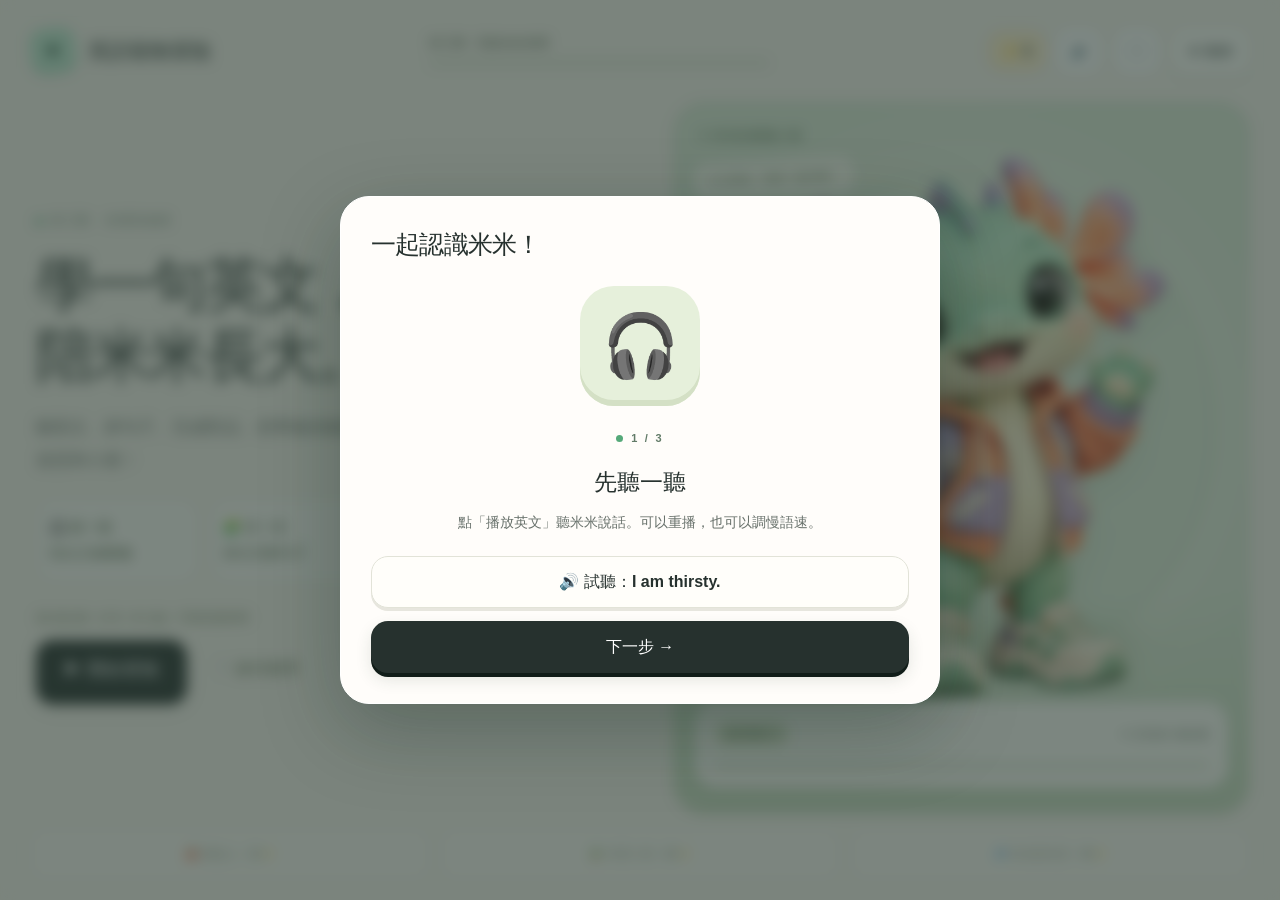
<file: index.html>
<!doctype html>
<html lang="zh-Hant-TW">
  <head>
    <meta charset="utf-8">
    <meta name="viewport" content="width=device-width, initial-scale=1, viewport-fit=cover">
    <meta name="theme-color" content="#f5f1e9">
    <meta name="description" content="陪伴可愛寵物完成第三關英語任務！聽英文、排句子、做選擇，在家也能獨立練習。適合國小五、六年級，免費、免登入。">
    <meta name="color-scheme" content="light">
    <title>英語寵物探險島 · 第三關</title>
    <link rel="icon" href="data:image/svg+xml,%3Csvg xmlns='http://www.w3.org/2000/svg' viewBox='0 0 64 64'%3E%3Crect width='64' height='64' rx='20' fill='%23bce9d4'/%3E%3Cpath d='M15 25 14 10 26 18M49 25 50 10 38 18' fill='%239173ce'/%3E%3Cellipse cx='32' cy='35' rx='23' ry='20' fill='%23a68ade'/%3E%3Ccircle cx='23' cy='32' r='3' fill='%232b3040'/%3E%3Ccircle cx='41' cy='32' r='3' fill='%232b3040'/%3E%3Cpath d='M27 42q5 5 10 0' stroke='%232b3040' stroke-width='3' fill='none' stroke-linecap='round'/%3E%3C/svg%3E">
    <link rel="stylesheet" href="styles.css">
    <script src="curriculum.js" defer></script>
    <script src="app.js" defer></script>
  </head>
  <body>
    <div id="app">
      <div class="boot-screen" role="status">
        <div class="boot-mark" aria-hidden="true">✦</div>
        <p class="eyebrow">第三關 · 英語寵物冒險</p>
        <h1>你的寵物探險島<br>正在準備中…</h1>
        <p>快好了！一起來完成今天的英語任務。</p>
        <span class="boot-dots" aria-label="載入中"><i></i><i></i><i></i></span>
      </div>
    </div>
    <noscript><div class="noscript-message">請開啟瀏覽器的 JavaScript，才能開始寵物英語冒險。</div></noscript>
  </body>
</html>
</file>
<file: styles.css>
@charset "UTF-8";
:root {
  --ink: #26312e;
  --muted: #68716b;
  --cream: #f7f4ed;
  --paper: #fffdfa;
  --mint: #bde9d1;
  --mint-light: #e4f2e8;
  --mint-dark: #267757;
  --coral: #f47859;
  --coral-dark: #bb482d;
  --lavender: #c5b7eb;
  --violet: #69539c;
  --line: #e2e3d8;
  --radius: 26px;
  --shadow: 0 8px 26px #344b3320;
  font-family: ui-rounded, "PingFang TC", "Noto Sans TC", "Microsoft JhengHei", -apple-system, BlinkMacSystemFont, "Segoe UI", sans-serif;
  color: var(--ink);
  background: var(--cream);
  font-synthesis: none;
  text-rendering: optimizeLegibility;
  -webkit-font-smoothing: antialiased;
}
* { box-sizing: border-box; }
html, body { margin: 0; width: 100%; min-height: 100%; }
body { min-height: 100vh; min-height: 100dvh; overflow-x: hidden; }
button, input, textarea, select { font: inherit; }
button, a, input, textarea, select { -webkit-tap-highlight-color: transparent; }
button { color: inherit; cursor: pointer; touch-action: manipulation; }
button:disabled { cursor: default; opacity: .5; box-shadow: none !important; }
button:focus-visible, a:focus-visible, input:focus-visible, textarea:focus-visible, select:focus-visible, [tabindex]:focus-visible { outline: 3px solid #51478f; outline-offset: 4px; }
button:disabled:focus-visible { outline: none; }
a { color: var(--mint-dark); }
h1, h2, h3, p { margin: 0; }
button svg, .icon svg { display: block; width: 22px; height: 22px; flex-shrink: 0; }
[hidden] { display: none !important; }
.sr-only { position: absolute; width: 1px; height: 1px; overflow: hidden; clip-path: inset(50%); white-space: nowrap; }
#app { min-height: 100dvh; }
.screen, .app-shell {
  width: min(100%, 1600px);
  min-height: 100vh;
  min-height: 100dvh;
  margin: 0 auto;
  padding: max(20px, env(safe-area-inset-top)) max(30px, env(safe-area-inset-right)) max(20px, env(safe-area-inset-bottom)) max(30px, env(safe-area-inset-left));
  display: flex;
  flex-direction: column;
  position: relative;
}
.topbar { display: flex; align-items: center; justify-content: space-between; gap: 22px; min-height: 62px; margin-bottom: 20px; flex-shrink: 0; }
.brand { display: flex; align-items: center; gap: 12px; font-weight: 900; letter-spacing: -.6px; font-size: 21px; line-height: 1.18; color: var(--ink); text-decoration: none; flex-shrink: 0; }
.brand small, .brand-subtitle { display: block; color: var(--muted); font-size: 10px; letter-spacing: 2.1px; line-height: 1.8; font-weight: 800; text-transform: uppercase; margin-top: 4px; }
.brand-icon { width: 46px; height: 46px; display: grid; place-items: center; color: #264c3b; background: var(--mint); border-radius: 15px; box-shadow: inset 0 -3px 0 #81b99850; font-size: 26px; transform: rotate(-6deg); }
.top-actions { display: flex; align-items: center; gap: 10px; flex-shrink: 0; }
.top-actions .button { min-height: 48px; padding: 10px 16px; border-radius: 15px; font-size: 14px; }
.status-chips { display: flex; align-items: center; gap: 9px; flex-wrap: wrap; }
.status-chip, .status-chips > span, .chip, .badge { display: inline-flex; align-items: center; justify-content: center; gap: 7px; min-height: 34px; padding: 7px 13px; border-radius: 999px; font-size: 13px; font-weight: 800; background: white; border: 1px solid var(--line); white-space: nowrap; }
.status-chip.energy, .status-chips .energy { background: #fff1ce; border-color: #ecdeb9; }
.status-chip.level, .status-chips .level { background: #ece4ff; border-color: #d9cfee; color: #604987; }
.button, .btn { min-height: 52px; min-width: 48px; display: inline-flex; justify-content: center; align-items: center; gap: 9px; border: 1px solid transparent; border-radius: 17px; padding: 12px 21px; font-size: 16px; font-weight: 800; line-height: 1.3; text-decoration: none; background: #ffffff; transition: transform .16s ease, background .16s ease, box-shadow .16s ease; }
.button-primary { background: var(--ink); color: #fff; box-shadow: 0 4px 0 #101c18, 0 7px 16px #273c3220; }
.button-primary:hover { background: #3b5146; }
.button-primary:active { transform: translateY(3px); box-shadow: 0 1px 0 #101c18; }
.button-coral, .button-start { background: var(--coral); color: #271c19; box-shadow: 0 4px 0 #cf5940, 0 7px 17px #ed74582b; }
.button-coral:hover, .button-start:hover { background: #ff896a; }
.button-secondary { border-color: var(--line); box-shadow: 0 3px 0 #e7e6de; background: #fffefa; }
.button-secondary:hover { background: #f0f7ee; }
.button-secondary:active { transform: translateY(2px); box-shadow: 0 1px 0 #e7e6de; }
.button-icon { padding: 10px; width: 48px; height: 48px; border: 1px solid var(--line); background: white; border-radius: 15px; font-size: 22px; }
.button-ghost { background: transparent; color: var(--muted); border-color: transparent; box-shadow: none; }
.button-ghost:hover { background: #e8e9df; color: var(--ink); }
.button-large { min-height: 60px; border-radius: 19px; padding: 16px 28px; font-size: 19px; }
.button-mint { background: var(--mint); border-color: #9bccaf; color: #244c38; box-shadow: 0 3px 0 #9bcbae; }
.button-danger { color: #a63c2c; background: #fff0ea; border-color: #efc1b1; }
.eyebrow { display: flex; align-items: center; gap: 8px; font-size: 11px; letter-spacing: 2.2px; font-weight: 900; line-height: 1.6; color: #627b68; text-transform: uppercase; }
.eyebrow::before { content: ""; width: 7px; height: 7px; border-radius: 50%; background: #55a979; flex-shrink: 0; }
.home-layout, .home-grid-layout { flex: 1; display: grid; grid-template-columns: 1.04fr 1fr; gap: 42px; align-items: stretch; min-height: 0; padding: 14px 0 24px; }
.hero-content, .home-panel { display: flex; flex-direction: column; align-items: flex-start; justify-content: center; gap: 24px; padding: 16px 8px 12px 6px; min-width: 0; }
.hero-content h1, .home-panel h1 { font-size: clamp(43px, 4.6vw, 74px); font-weight: 900; line-height: 1.2; letter-spacing: -2.8px; }
.hero-content h1 em, .hero-content h1 .accent, .home-panel h1 em { font-style: normal; color: var(--mint-dark); display: inline-block; position: relative; }
.hero-content h1 em::after, .hero-content h1 .accent::after { content: ""; background: #addac047; height: 14px; width: 100%; position: absolute; bottom: 5px; left: 0; z-index: -1; border-radius: 8px; transform: rotate(-1deg); }
.hero-description, .hero-content > p:not(.eyebrow), .home-panel > p:not(.eyebrow) { max-width: 490px; font-size: 17px; font-weight: 500; line-height: 1.9; color: var(--muted); }
.hero-description strong { color: var(--ink); font-weight: 800; }
.home-grid { display: grid; grid-template-columns: repeat(3, 1fr); gap: 11px; width: 100%; max-width: 510px; }
.home-grid > div, .feature-card { border: 1px solid #e2e3d6; background: #ffffff8c; border-radius: 19px; padding: 15px 12px; display: flex; flex-direction: column; gap: 7px; align-items: flex-start; }
.home-grid > div > span:first-child, .feature-icon { width: 35px; height: 35px; display: grid; place-items: center; background: #e0eddf; border-radius: 12px; font-size: 22px; }
.home-grid strong { font-size: 14px; font-weight: 900; }
.home-grid small, .home-grid p { font-size: 12px; color: var(--muted); line-height: 1.5; }
.start-card { display: flex; flex-wrap: wrap; gap: 12px; align-items: center; width: 100%; padding-top: 5px; }
.start-card > p, .start-note, .home-note { flex-basis: 100%; font-size: 12px; color: #687568; line-height: 1.8; display: flex; align-items: center; gap: 6px; }
.start-card .button-primary { min-height: 60px; font-size: 18px; padding-inline: 27px; }
.hero-footer { display: flex; align-items: center; gap: 10px; font-size: 12px; font-weight: 700; color: var(--muted); }
.pet-scene { position: relative; border-radius: 32px; overflow: hidden; isolation: isolate; display: flex; flex-direction: column; min-width: 0; min-height: 300px; background: #dbead7; box-shadow: inset 0 0 0 1px #c7d6c0, 0 5px 0 #ccd8c3; }
.pet-scene::before { content: ""; position: absolute; width: 87%; aspect-ratio: 1; left: 50%; top: 46%; transform: translate(-50%, -50%); border: 1px solid #b4c9ad; border-radius: 50%; background: radial-gradient(circle at 38% 27%, #fafff074, transparent 65%); box-shadow: 0 0 0 35px #f1f5e730, 0 0 0 72px #eff5e51a; z-index: -1; }
.pet-scene::after { content: ""; position: absolute; width: 100%; height: 31%; bottom: 0; left: 0; background: linear-gradient(0deg, #c9ddc1, #c9ddc100); z-index: -1; }
.hero-scene { min-height: 560px; }
.scene-label { display: flex; justify-content: space-between; gap: 12px; align-items: center; position: relative; z-index: 5; padding: 25px; font-size: 13px; font-weight: 800; color: #547151; }
.scene-label > span:last-child { font-size: 10px; letter-spacing: 1.6px; text-transform: uppercase; }
.scene-label .badge { background: #fbfff37a; border-color: #c4d8ba; color: #446441; }
.scene-caption, .stage-copy { position: relative; z-index: 5; text-align: center; padding: 22px 18px 0; }
.scene-caption h2, .stage-copy h2 { font-size: 23px; font-weight: 900; letter-spacing: -.7px; }
.scene-caption p, .stage-copy p { font-size: 13px; color: #52714f; line-height: 1.8; margin-top: 7px; }
.pet-image { position: absolute; width: 93%; height: 68%; max-width: 520px; left: 50%; top: 49%; transform: translate(-50%, -50%); object-fit: contain; object-position: center; z-index: 2; pointer-events: none; filter: drop-shadow(0 20px 14px #658a6a20); transition: filter .4s, width .5s; }
.hero-scene .pet-image { width: 102%; height: 79%; top: 46%; max-width: 610px; }
.pet-scene[data-growth="2"] .pet-image, .pet-stage[data-growth="2"] .pet-image { width: 98%; filter: drop-shadow(0 20px 16px #62796d36) saturate(1.09); }
.pet-scene[data-growth="3"] .pet-image, .pet-stage[data-growth="3"] .pet-image { width: 108%; filter: drop-shadow(0 24px 17px #75639a36) saturate(1.18); }
.pet-scene[data-growth="3"] { background: #e1dcf1; box-shadow: inset 0 0 0 1px #cfc5e6, 0 5px 0 #cbc1e0; }
.pet-scene[data-growth="3"]::after { background: linear-gradient(0deg, #cdc2e9, transparent); }
.pet-scene[data-outfit="coral"] .pet-image, .pet-stage[data-outfit="coral"] .pet-image { filter: drop-shadow(0 20px 15px #8d655334) hue-rotate(30deg); }
.pet-scene[data-outfit="purple"] .pet-image, .pet-stage[data-outfit="purple"] .pet-image { filter: drop-shadow(0 20px 15px #79638d34) hue-rotate(155deg); }
.pet-shadow, .pet-podium { position: absolute; bottom: 20%; left: 50%; width: 62%; height: 7%; background: #708d5c35; filter: blur(12px); border-radius: 50%; transform: translateX(-50%); z-index: 0; }
.scene-accessories { pointer-events: none; position: absolute; inset: 0; z-index: 3; }
.scene-decoration { position: absolute; min-width: 44px; min-height: 44px; display: grid; place-items: center; border-radius: 16px; font-size: 31px; filter: drop-shadow(0 6px 2px #74916a2a); }
.scene-decoration:nth-child(1) { bottom: 26%; left: 6%; transform: rotate(-12deg); }
.scene-decoration:nth-child(2) { bottom: 24%; right: 7%; transform: rotate(10deg); }
.scene-decoration:nth-child(3) { top: 25%; right: 10%; transform: rotate(7deg); }
.outfit-accessory { position: absolute; top: 21%; right: 18%; display: grid; place-items: center; min-height: 49px; min-width: 49px; background: #ffffffbf; border-radius: 17px; border: 2px solid #fff; transform: rotate(10deg); box-shadow: 0 6px 9px #5c816630; font-size: 30px; }
.pet-action-icon { position: absolute; top: 42%; left: 70%; font-size: 55px; z-index: 4; filter: drop-shadow(0 6px 5px #46644327); animation: action-pop 1.4s ease both; }
.pet-stats { position: relative; z-index: 5; margin: auto 22px 22px; padding: 17px 18px; background: #fffdfaeb; border: 1px solid #ffffff; border-radius: 21px; box-shadow: 0 6px 16px #66865b17; display: flex; align-items: center; gap: 14px; flex-wrap: wrap; }
.pet-stats .stat { display: flex; flex-direction: column; gap: 4px; }
.pet-stats strong { font-size: 15px; font-weight: 900; }
.pet-stats small, .pet-stats span { font-size: 12px; line-height: 1.5; color: #60705d; }
.pet-stats > .growth-meter { flex: 1; min-width: 130px; }
.growth-meter { position: relative; display: block; height: 9px; background: #e3eadc; border-radius: 99px; overflow: hidden; }
.growth-meter > span, .growth-meter > i, .growth-fill { display: block; height: 100%; background: #65a578; border-radius: inherit; transition: width .4s; }
.growth-label { display: flex; justify-content: space-between; font-size: 11px; color: #60735b; font-weight: 700; margin-top: 6px; }
.speech-bubble { position: absolute; z-index: 4; left: 50%; top: 19%; transform: translateX(-50%); background: #fffefa; border: 1px solid #baceb3; border-radius: 18px; padding: 10px 16px; color: #3e5740; font-size: 14px; font-weight: 800; max-width: 85%; white-space: normal; text-align: center; box-shadow: 0 5px 0 #91aa8120; }
.speech-bubble::after { content: ""; width: 13px; height: 13px; background: #fffefa; transform: rotate(45deg); position: absolute; bottom: -7px; left: calc(50% - 6px); border-right: 1px solid #baceb3; border-bottom: 1px solid #baceb3; }
.scene-floating-tag, .floating-tag { position: absolute; background: #fffef4e8; border: 1px solid white; border-radius: 17px; box-shadow: 0 5px 11px #6a7d5530; padding: 11px 15px; color: #42583e; font-size: 12px; font-weight: 800; z-index: 3; }
.scene-floating-tag:first-of-type { top: 30%; left: 5%; transform: rotate(-8deg); }
.scene-floating-tag:last-of-type { top: 34%; right: 4%; transform: rotate(8deg); }
.game-screen, body[data-stage="playing"] > #app > .app-shell { height: 100vh; height: 100dvh; min-height: 520px; overflow: hidden; }
.game-screen .topbar { margin-bottom: 16px; }
.mission-progress { flex: 1; max-width: 340px; margin-inline: auto; }
.progress-label { display: flex; align-items: center; justify-content: space-between; gap: 8px; font-size: 12px; font-weight: 800; margin-bottom: 7px; color: #576750; }
.progress-track { height: 8px; border-radius: 999px; background: #e2e7d8; overflow: hidden; }
.progress-fill { height: 100%; border-radius: inherit; background: #68a77a; transition: width .35s ease; }
.game-layout, .stage-grid { flex: 1; display: grid; grid-template-columns: .88fr 1.12fr; gap: 22px; min-height: 0; }
.game-layout .pet-scene, .stage-grid .pet-scene { min-height: 0; }
.game-layout .scene-caption, .stage-grid .stage-copy { padding-top: 19px; }
.game-layout .pet-image { top: 47%; height: 64%; }
.game-layout .pet-stats { margin: auto 17px 17px; padding: 14px; gap: 9px; }
.question-panel, .mission-panel { display: flex; flex-direction: column; min-width: 0; min-height: 0; background: var(--paper); border: 1px solid #e3e1d7; border-radius: 28px; padding: 25px 26px 23px; box-shadow: 0 5px 0 #e9e7de; position: relative; }
.mission-meta { display: flex; align-items: center; justify-content: space-between; gap: 9px; font-size: 12px; font-weight: 800; color: #737767; margin-bottom: 13px; }
.mission-meta .badge { background: #f0edfb; color: #6b5394; border: 0; font-size: 11px; min-height: 28px; padding: 5px 11px; }
.mission-meta > span:first-child { letter-spacing: .5px; }
.question-copy { font-weight: 900; font-size: clamp(23px, 2.3vw, 33px); line-height: 1.45; letter-spacing: -.8px; margin-bottom: 10px; }
.question-copy strong, .question-copy .english { display: block; font-family: ui-rounded, -apple-system, BlinkMacSystemFont, "Segoe UI", sans-serif; letter-spacing: -.6px; font-size: 1.14em; margin-top: 7px; color: #344638; }
.question-copy p, .question-subtitle { margin-top: 6px; font-size: 14px; font-weight: 500; letter-spacing: 0; color: var(--muted); line-height: 1.7; }
.audio-row { display: flex; align-items: center; gap: 9px; margin: 2px 0 18px; flex-shrink: 0; }
.audio-row .button { min-height: 48px; padding: 10px 16px; font-size: 14px; border-radius: 15px; }
.audio-row select { min-height: 48px; border-radius: 13px; border: 1px solid #dbe1d5; padding: 9px 11px; color: #586451; background: #f6f8f1; font-size: 12px; font-weight: 700; max-width: 140px; }
.audio-row label { color: #6d7864; font-size: 11px; }
.audio-indicator { margin-left: auto; font-size: 11px; color: #708065; }
.choices, .answers-grid { display: grid; grid-template-columns: repeat(2, minmax(0, 1fr)); gap: 12px; min-height: 0; }
.choice-button, .answer-card { appearance: none; position: relative; display: flex; flex-direction: column; align-items: center; justify-content: center; gap: 9px; min-width: 0; min-height: 106px; padding: 14px 12px; border: 1.5px solid #e0e2d6; border-bottom-width: 4px; border-radius: 19px; background: #fbfcf6; color: #3b4939; font-weight: 800; font-size: 15px; line-height: 1.5; text-align: center; overflow-wrap: anywhere; transition: background .15s, border-color .15s, transform .15s; }
.choice-button:hover, .answer-card:hover { background: #eaf4e5; border-color: #a8c499; transform: translateY(-2px); }
.choice-button:active, .answer-card:active { transform: translateY(2px); border-bottom-width: 2px; }
.choice-button .choice-icon, .answer-icon { display: flex; justify-content: center; align-items: center; min-height: 43px; font-size: 36px; line-height: 1.1; filter: drop-shadow(0 3px 1px #52684913); }
.choice-button img { width: 54px; height: 54px; object-fit: contain; }
.choice-button small, .answer-card small { font-size: 12px; font-weight: 600; color: #74816d; }
.choice-button .choice-label { font-size: 15px; }
.choice-button.is-correct, .choice-button.correct, .answer-card.is-correct, .answer-card.correct { background: #dff1dc; border-color: #71ac6c; color: #316135; }
.choice-button.is-wrong, .choice-button.wrong, .answer-card.is-wrong, .answer-card.wrong { background: #fff0e8; border-color: #eea790; animation: choice-shake .3s ease; }
.choice-button[aria-pressed="true"] { background: #e1ede0; border-color: #91b37d; }
.choice-button:disabled, .answer-card:disabled { opacity: .85; }
.choice-button:disabled:hover, .answer-card:disabled:hover { transform: none; }
.sentence-slots { display: flex; align-items: center; align-content: center; justify-content: flex-start; flex-wrap: wrap; gap: 8px; min-height: 94px; padding: 15px; margin: 0 0 15px; background: #f1f3e8; border: 1.5px dashed #bfcbb2; border-radius: 19px; }
.sentence-slots:empty::before { content: "點選下方單字，幫寵物說一句英文。"; color: #7a876f; font-size: 14px; line-height: 1.7; }
.sentence-slots .empty-label, .sentence-placeholder { color: #76876c; font-size: 13px; line-height: 1.7; }
.word-bank { display: flex; align-items: center; justify-content: flex-start; flex-wrap: wrap; gap: 9px; padding: 2px 0 5px; }
.word-chip { min-height: 48px; min-width: 48px; padding: 11px 17px; font-size: 17px; font-weight: 800; background: #fff; border: 1px solid #cdd7c4; border-bottom-width: 3px; color: #374c31; border-radius: 12px; transition: transform .15s, background .15s; }
.word-chip:hover { background: #e5f1df; transform: translateY(-1px); }
.word-chip:disabled { opacity: .35; }
.sentence-slots .word-chip { border-color: #b8cea7; background: #dfedd7; }
.sentence-controls { display: flex; gap: 9px; margin-top: 10px; }
.sentence-controls .button { font-size: 13px; min-height: 48px; padding: 10px 13px; }
.feedback { display: flex; align-items: flex-start; gap: 10px; padding: 13px 15px; border-radius: 15px; font-size: 14px; line-height: 1.65; margin-top: 15px; background: #f4f3ec; color: #5d6954; min-height: 51px; font-weight: 600; }
.feedback strong { font-weight: 900; }
.feedback[data-tone="correct"], .feedback.correct, .feedback.success { background: #e4f3dc; color: #38652f; border: 1px solid #cfdfc0; }
.feedback[data-tone="incorrect"], .feedback.incorrect, .feedback.warning, .feedback.error { background: #fff0e4; color: #92563b; border: 1px solid #f0dccb; }
.feedback[data-tone="hint"], .feedback.hint { background: #f0ebfc; color: #6a5395; }
.feedback:empty { visibility: hidden; padding: 0; min-height: 0; margin: 0; }
.mission-actions { display: flex; justify-content: space-between; gap: 10px; margin-top: auto; padding-top: 17px; flex-shrink: 0; }
.mission-actions .button { min-height: 49px; font-size: 15px; padding: 11px 17px; }
.mission-actions .button-primary { margin-left: auto; min-width: 140px; }
.rewards-strip { display: flex; align-items: stretch; gap: 10px; padding: 14px 0 0; }
.reward-card { display: flex; gap: 8px; align-items: center; flex: 1; min-width: 0; padding: 10px 12px; background: #ffffffa0; border: 1px solid #e0e2d5; border-radius: 15px; color: #526445; font-size: 12px; font-weight: 700; line-height: 1.5; }
.reward-card > span { font-size: 26px; flex-shrink: 0; }
.reward-card small { display: block; color: #7b8970; font-size: 10px; font-weight: 500; }
.reward-card.locked { opacity: .55; filter: grayscale(.3); }
.reward-card.unlocked { border-color: #95b78a; background: #edf6e7; }
.portrait-hint { display: none; }
.modal-backdrop { position: fixed; inset: 0; z-index: 100; display: grid; place-items: center; padding: max(18px, env(safe-area-inset-top)) 20px max(18px, env(safe-area-inset-bottom)); background: #283a3299; backdrop-filter: blur(7px); -webkit-backdrop-filter: blur(7px); }
.modal, .modal-card { position: relative; width: min(100%, 600px); max-height: calc(100vh - 40px); max-height: calc(100dvh - 40px); overflow-y: auto; overscroll-behavior: contain; -webkit-overflow-scrolling: touch; border-radius: 29px; background: var(--paper); border: 1px solid #fff; padding: 30px; box-shadow: 0 25px 80px #0a23134a; }
.modal h2, .modal-card h2 { font-size: 25px; line-height: 1.4; font-weight: 900; letter-spacing: -.8px; padding-right: 34px; }
.modal h3 { font-size: 17px; font-weight: 900; margin: 20px 0 10px; }
.modal > p, .modal-card > p { font-size: 14px; color: var(--muted); line-height: 1.8; margin: 12px 0 21px; }
.modal-close { position: absolute; right: 18px; top: 18px; }
.modal-actions { display: flex; flex-wrap: wrap; justify-content: flex-end; gap: 10px; margin-top: 25px; }
.modal-actions .button { min-height: 50px; }
.tutorial-steps { display: grid; gap: 13px; margin: 21px 0; }
.tutorial-step { display: flex; align-items: center; gap: 14px; background: #f0f4e9; border: 1px solid #e1e7d6; padding: 16px; border-radius: 19px; }
.tutorial-step > span, .tutorial-icon { display: grid; place-items: center; font-size: 31px; width: 53px; height: 53px; flex-shrink: 0; background: #ffffff; border-radius: 16px; box-shadow: 0 3px 0 #d5dfc9; }
.tutorial-step strong { display: block; font-size: 15px; margin-bottom: 4px; }
.tutorial-step p { font-size: 13px; line-height: 1.7; color: #718063; }
.teacher-modal, .modal.teacher { width: min(100%, 900px); }
.teacher-grid { display: grid; grid-template-columns: repeat(2, minmax(0, 1fr)); gap: 18px; }
.form-field { display: flex; flex-direction: column; gap: 8px; margin: 14px 0; }
.form-field.full-width, .teacher-grid .wide { grid-column: 1/-1; }
.form-field label { font-size: 14px; font-weight: 800; color: #4c5d43; }
.form-field input, .form-field select, .form-field textarea, .modal textarea, .modal input[type="number"] { width: 100%; min-height: 48px; border: 1px solid #ccd8c4; border-radius: 13px; color: #3f5037; background: #fcfff8; padding: 11px 13px; font-size: 14px; line-height: 1.6; }
.form-field textarea, .modal textarea { resize: vertical; min-height: 240px; font-family: ui-monospace, "SFMono-Regular", Consolas, monospace; font-size: 12px; }
.form-field small { color: #77826b; line-height: 1.7; font-size: 12px; }
.field-error, .validation-error { background: #fff0e8; color: #9f462e; border: 1px solid #f0c7b7; border-radius: 13px; padding: 12px 15px; line-height: 1.8; font-size: 13px; margin: 13px 0; }
.field-success, .validation-success { background: #e5f2dd; color: #4d713a; border-radius: 13px; padding: 12px 15px; line-height: 1.8; font-size: 13px; margin: 13px 0; }
.lesson-table { width: 100%; border-collapse: collapse; font-size: 13px; line-height: 1.6; margin-top: 12px; }
.lesson-table th { text-align: left; color: #60704f; background: #eef3e7; padding: 11px 12px; font-size: 12px; }
.lesson-table td { padding: 11px 12px; border-bottom: 1px solid #e3e8da; }
.lesson-table td:first-child { font-weight: 700; }
.teacher-note, .info-note { border-radius: 14px; background: #f3effc; color: #735d97; padding: 14px 16px; font-size: 12px; line-height: 1.8; margin: 13px 0; }
.completion-screen { align-items: center; }
.completion-screen .topbar { width: 100%; }
.completion-card { width: min(100%, 850px); position: relative; background: #fffdf8; border: 1px solid #e4e1d5; border-radius: 31px; padding: 31px 38px; text-align: center; box-shadow: 0 6px 0 #e7e5da; overflow: hidden; }
.completion-card::before { content: ""; position: absolute; top: -120px; right: -120px; width: 250px; height: 250px; background: #d5edc850; border-radius: 50%; pointer-events: none; }
.completion-card > .eyebrow { justify-content: center; }
.completion-card h1 { font-size: 35px; font-weight: 900; margin: 12px 0; letter-spacing: -1px; }
.completion-card > p { color: #708064; font-size: 14px; line-height: 1.8; }
.completion-mascot { width: 125px; height: 125px; object-fit: contain; margin: 0 auto; display: block; filter: drop-shadow(0 10px 8px #7696602c); }
.completion-stats { display: grid; grid-template-columns: repeat(3, 1fr); gap: 12px; margin: 23px 0; }
.completion-stats > div { background: #f0f5e9; border-radius: 19px; border: 1px solid #e0e8d7; padding: 17px 10px; }
.completion-stats strong { display: block; font-size: 26px; font-weight: 900; color: #49643a; }
.completion-stats small, .completion-stats span { display: block; margin-top: 5px; font-size: 12px; color: #788668; }
.review-list { display: grid; grid-template-columns: repeat(2, minmax(0, 1fr)); gap: 10px; text-align: left; margin: 15px 0 22px; }
.review-list > div, .review-item { display: flex; gap: 9px; align-items: center; background: #fbf8ef; border: 1px solid #e9e4d6; border-radius: 13px; padding: 11px 13px; min-width: 0; }
.review-list strong { font-size: 13px; line-height: 1.6; display: block; }
.review-list small { display: block; color: #7b8571; font-size: 11px; line-height: 1.6; }
.review-list .button-icon { width: 48px; height: 48px; flex-shrink: 0; }
.completion-actions { display: flex; justify-content: center; flex-wrap: wrap; gap: 11px; margin-top: 22px; }
.completion-footer { font-size: 11px !important; color: #8c957d !important; margin-top: 19px !important; }
.toast { position: fixed; z-index: 200; left: 50%; bottom: max(25px, env(safe-area-inset-bottom)); transform: translateX(-50%); width: max-content; max-width: calc(100vw - 32px); background: #263c32; color: white; border-radius: 16px; padding: 14px 22px; box-shadow: 0 8px 30px #263c323c; font-size: 14px; line-height: 1.6; text-align: center; animation: toast-enter .2s ease-out; }
.boot-screen { min-height: 100vh; min-height: 100dvh; display: flex; align-items: center; justify-content: center; flex-direction: column; gap: 22px; padding: 28px; text-align: center; background: radial-gradient(ellipse at 50% 45%, #e1efdc, transparent 55%); }
.boot-screen h1 { font-size: clamp(27px, 4vw, 44px); line-height: 1.4; font-weight: 900; }
.boot-screen > p:last-of-type { color: #64745d; font-size: 14px; line-height: 1.8; }
.boot-mark { display: grid; place-items: center; width: 84px; height: 84px; color: #fffef0; font-size: 56px; background: #9abeb1; border-radius: 27px; box-shadow: inset 0 -6px 0 #769e8d; transform: rotate(-9deg); }
.boot-dots { display: flex; gap: 7px; }
.boot-dots i { width: 7px; height: 7px; background: #809976; border-radius: 50%; animation: dot-pulse 1.2s infinite; }
.boot-dots i:nth-child(2) { animation-delay: .15s; }
.boot-dots i:nth-child(3) { animation-delay: .3s; }
.noscript-message { position: fixed; left: 15px; right: 15px; bottom: 20px; background: #fff0e5; color: #985039; padding: 16px; border-radius: 17px; border: 1px solid #e6beac; text-align: center; }
.is-happy .pet-image, .pet-image.is-happy, .pet-scene.happy .pet-image { animation: pet-jump .85s ease 2; }
.is-waving .pet-image, .pet-image.is-waving, .pet-scene.wave .pet-image { animation: pet-wave 1s ease 2; }
.is-eating .pet-image, .pet-image.is-eating, .pet-scene.eat .pet-image { animation: pet-eat .6s ease 3; }
.confetti { pointer-events: none; position: absolute; inset: 0; z-index: 7; overflow: hidden; }
.confetti i { position: absolute; width: 8px; height: 15px; border-radius: 2px; top: -10%; animation: confetti-fall 2s ease-in forwards; }
@keyframes pet-jump { 0%,100% { transform: translate(-50%,-50%); } 25% { transform: translate(-50%,-59%) rotate(-4deg); } 50% { transform: translate(-50%,-50%) scale(1.03,.97); } 75% { transform: translate(-50%,-54%) rotate(3deg); } }
@keyframes pet-wave { 0%,100% { transform: translate(-50%,-50%) rotate(0deg); } 25% { transform: translate(-50%,-50%) rotate(-5deg); } 75% { transform: translate(-50%,-50%) rotate(5deg); } }
@keyframes pet-eat { 0%,100% { transform: translate(-50%,-50%) scale(1); } 50% { transform: translate(-50%,-48%) scale(1.04,.97); } }
@keyframes action-pop { 0% { transform: scale(.5) rotate(-12deg); opacity: 0; } 20% { transform: scale(1.1) rotate(6deg); opacity: 1; } 80% { opacity: 1; } 100% { transform: translateY(-30px) scale(.9); opacity: 0; } }
@keyframes choice-shake { 0%,100% { transform: translateX(0); } 25% { transform: translateX(-4px); } 75% { transform: translateX(4px); } }
@keyframes dot-pulse { 0%,100% { opacity: .35; transform: translateY(0); } 50% { opacity: 1; transform: translateY(-3px); } }
@keyframes toast-enter { from { opacity: 0; transform: translate(-50%, 8px); } to { opacity: 1; transform: translate(-50%, 0); } }
@keyframes confetti-fall { to { top: 110%; transform: rotate(480deg); } }
@media (min-width: 1400px) {
  .screen, .app-shell { padding-inline: 48px; }
  .home-layout { gap: 62px; }
  .question-panel { padding: 30px 36px; }
  .choice-button { min-height: 133px; font-size: 17px; }
}
@media (max-width: 1100px) {
  .screen, .app-shell { padding: max(17px, env(safe-area-inset-top)) max(22px, env(safe-area-inset-right)) max(17px, env(safe-area-inset-bottom)) max(22px, env(safe-area-inset-left)); }
  .topbar { gap: 12px; margin-bottom: 16px; min-height: 53px; }
  .brand { font-size: 18px; gap: 9px; }
  .brand-icon { width: 41px; height: 41px; border-radius: 13px; font-size: 23px; }
  .brand small { font-size: 8px; letter-spacing: 1.5px; }
  .top-actions { gap: 7px; }
  .top-actions .button { padding: 10px 12px; font-size: 12px; }
  .home-layout { gap: 25px; padding-top: 8px; }
  .hero-content { gap: 21px; }
  .hero-content h1 { font-size: 50px; letter-spacing: -2px; }
  .hero-description, .hero-content > p:not(.eyebrow) { font-size: 15px; }
  .home-grid { gap: 8px; }
  .home-grid > div { padding: 12px 10px; }
  .home-grid strong { font-size: 13px; }
  .home-grid small { font-size: 11px; }
  .hero-scene { min-height: 490px; }
  .game-layout { gap: 17px; grid-template-columns: .85fr 1.15fr; }
  .question-panel { padding: 20px; border-radius: 24px; }
  .question-copy { font-size: 25px; }
  .mission-meta { margin-bottom: 11px; }
  .audio-row { margin-bottom: 14px; }
  .choices { gap: 10px; }
  .choice-button { min-height: 103px; padding: 11px; font-size: 14px; }
  .choice-button .choice-icon, .answer-icon { font-size: 32px; min-height: 35px; }
  .pet-stats { margin-inline: 15px; padding: 13px; }
  .scene-label { padding: 19px; }
  .mission-progress { max-width: 245px; }
  .status-chip, .status-chips > span { padding-inline: 10px; font-size: 12px; }
  .rewards-strip { gap: 7px; }
  .reward-card { padding: 8px; font-size: 11px; }
}
@media (max-height: 700px) and (orientation: landscape) {
  .screen, .app-shell { padding-top: 13px; padding-bottom: 13px; }
  .topbar { min-height: 48px; margin-bottom: 11px; }
  .game-screen .topbar { margin-bottom: 10px; }
  .home-layout { padding-top: 0; padding-bottom: 8px; gap: 24px; }
  .hero-content { gap: 15px; padding-top: 5px; padding-bottom: 0; }
  .hero-content h1 { font-size: clamp(36px, 4.9vw, 59px); line-height: 1.13; }
  .hero-description { line-height: 1.7; }
  .home-grid > div { padding: 10px; gap: 5px; }
  .home-grid > div > span:first-child { width: 30px; height: 30px; font-size: 20px; }
  .hero-scene { min-height: 410px; }
  .start-card .button-primary { min-height: 54px; font-size: 16px; }
  .start-note { font-size: 11px !important; }
  .question-panel { padding: 17px 19px; }
  .question-copy { font-size: 22px; margin-bottom: 6px; line-height: 1.35; }
  .question-copy strong { margin-top: 5px; }
  .question-copy p { font-size: 12px; line-height: 1.5; }
  .mission-meta { margin-bottom: 7px; }
  .audio-row { margin: 2px 0 11px; }
  .audio-row .button { padding: 9px 13px; }
  .choice-button { min-height: 86px; padding: 8px 9px; gap: 4px; }
  .choice-button .choice-icon, .answer-icon { font-size: 28px; min-height: 30px; }
  .sentence-slots { min-height: 75px; margin-bottom: 10px; padding: 10px; gap: 6px; }
  .word-bank { gap: 7px; }
  .word-chip { padding: 10px 13px; font-size: 15px; }
  .feedback { margin-top: 10px; padding: 9px 12px; font-size: 12px; line-height: 1.5; min-height: 38px; }
  .mission-actions { padding-top: 11px; }
  .mission-actions .button { font-size: 13px; padding: 10px 14px; }
  .scene-caption h2, .stage-copy h2 { font-size: 20px; }
  .scene-caption p, .stage-copy p { font-size: 11px; }
  .pet-stats { padding: 11px 12px !important; margin-bottom: 13px !important; }
  .pet-stats strong { font-size: 13px; }
  .pet-stats small { font-size: 10px; }
  .rewards-strip { padding-top: 9px; }
  .reward-card { padding: 7px; font-size: 10px; }
  .reward-card > span { font-size: 22px; }
  .scene-label { padding: 15px; font-size: 11px; }
}
@media (max-width: 760px) {
  .screen, .app-shell { padding-inline: max(16px, env(safe-area-inset-right)); }
  .brand { font-size: 16px; }
  .brand-icon { width: 38px; height: 38px; font-size: 21px; }
  .brand small { font-size: 7px; letter-spacing: 1px; }
  .top-actions .button { padding: 10px; }
  .top-actions .button .button-label { display: none; }
  .home-layout { grid-template-columns: 1fr; gap: 20px; padding: 6px 0 12px; }
  .hero-content { padding: 4px 1px; gap: 19px; }
  .hero-content h1 { font-size: clamp(42px, 9.8vw, 65px); line-height: 1.19; letter-spacing: -1.8px; }
  .hero-content .eyebrow { font-size: 10px; }
  .hero-description { font-size: 15px; }
  .hero-scene { min-height: 400px; }
  .hero-scene .pet-image { height: 90%; top: 43%; }
  .home-grid { max-width: none; }
  .start-card .button { flex: 1; }
  .start-card .button-primary { min-width: 180px; }
  .start-card .button-secondary { min-width: 130px; }
  .home-grid > div { padding: 13px 10px; }
  .game-screen, body[data-stage="playing"] > #app > .app-shell { height: auto; min-height: 100dvh; overflow: visible; }
  .game-screen .topbar { flex-wrap: wrap; gap: 9px; margin-bottom: 11px; }
  .mission-progress { order: 3; flex-basis: 100%; max-width: none; margin: 0; }
  .game-layout, .stage-grid { grid-template-columns: 1fr; gap: 17px; }
  .game-layout .pet-scene { min-height: 270px; }
  .game-layout .pet-image { width: 67%; height: 96%; top: 45%; }
  .game-layout .scene-caption { text-align: left; padding: 16px; width: 48%; }
  .game-layout .scene-caption h2 { font-size: 18px; }
  .game-layout .scene-caption p { font-size: 11px; }
  .game-layout .pet-stats { width: 44%; margin: auto 13px 13px; padding: 10px; }
  .game-layout .pet-stats strong { font-size: 12px; }
  .game-layout .pet-stats > .growth-meter { min-width: 80px; }
  .game-layout .pet-image { left: 66%; }
  .game-layout .speech-bubble { left: 65%; top: 10%; font-size: 12px; max-width: 55%; padding: 8px 13px; }
  .game-layout .scene-label { padding: 15px; }
  .game-layout .scene-decoration { font-size: 22px; min-width: 35px; min-height: 35px; }
  .game-layout .scene-decoration:nth-child(1) { left: 50%; bottom: 12%; }
  .game-layout .scene-decoration:nth-child(2) { right: 7%; bottom: 12%; }
  .question-panel { padding: 21px 18px; }
  .question-copy { font-size: 25px; }
  .question-copy strong { font-size: 1.03em; }
  .choice-button { min-height: 110px; font-size: 14px; }
  .feedback { font-size: 13px; }
  .mission-actions { margin-top: 13px; }
  .portrait-hint { display: flex; justify-content: center; align-items: center; gap: 8px; margin: 0 0 12px; padding: 9px 11px; font-size: 11px; font-weight: 800; color: #746191; background: #eee7f8; border-radius: 12px; line-height: 1.6; text-align: center; }
  .portrait-hint .rotate-icon { font-size: 23px; }
  .teacher-grid { grid-template-columns: 1fr; gap: 0; }
  .modal { padding: 25px 21px; border-radius: 24px; }
  .modal h2 { font-size: 22px; }
  .modal-actions .button { flex: 1; min-width: 115px; }
  .completion-card { padding: 28px 20px; }
  .completion-card h1 { font-size: 29px; }
  .completion-stats { gap: 8px; }
  .completion-stats > div { padding: 14px 7px; }
  .completion-stats strong { font-size: 23px; }
  .completion-stats small { font-size: 10px; }
  .review-list { grid-template-columns: 1fr; }
  .completion-actions .button { flex: 1; min-width: 145px; }
}
@media (orientation: portrait) and (min-width: 761px) {
  .portrait-hint { display: flex; align-items: center; justify-content: center; gap: 9px; margin-bottom: 16px; padding: 11px; border-radius: 14px; background: #eee7f7; color: #75618f; font-size: 13px; font-weight: 700; }
  .home-layout { grid-template-columns: 1fr 1fr; gap: 22px; align-items: center; }
  .hero-content h1 { font-size: 47px; }
  .hero-scene { min-height: 540px; }
  .home-grid { grid-template-columns: 1fr; }
  .home-grid > div { flex-direction: row; align-items: center; }
  .home-grid small { margin-left: auto; }
  .game-screen { height: 100dvh; }
  .game-layout { grid-template-columns: .8fr 1.2fr; gap: 16px; }
  .question-panel { padding: 21px 18px; }
  .question-copy { font-size: 23px; }
  .choice-button { min-height: 125px; }
  .audio-row { flex-wrap: wrap; }
  .game-layout .pet-image { height: 53%; }
}
@media (max-width: 600px) and (orientation: landscape) {
  .game-screen { height: auto; min-height: 100dvh; }
  .home-layout { grid-template-columns: 1fr 1fr; }
  .hero-content h1 { font-size: 33px; }
  .home-grid { display: none; }
  .hero-scene { min-height: 340px; }
  .hero-description { font-size: 13px; }
  .game-layout { grid-template-columns: .72fr 1.28fr; }
  .game-layout .pet-scene { min-height: 350px; }
  .game-layout .pet-image { width: 100%; height: 63%; left: 50%; }
  .game-layout .scene-caption { text-align: center; width: 100%; }
  .game-layout .pet-stats { width: auto; }
  .game-layout .speech-bubble { left: 50%; max-width: 90%; }
}
@media (prefers-reduced-motion: reduce) {
  *, *::before, *::after { scroll-behavior: auto !important; animation-duration: .01ms !important; animation-iteration-count: 1 !important; transition-duration: .01ms !important; }
}
@media print {
  body { background: white; }
  .topbar, .portrait-hint, .completion-actions, .toast, .modal-backdrop { display: none !important; }
  .completion-card { box-shadow: none; border-color: #ddd; width: 100%; break-inside: avoid; }
  .screen { padding: 0; }
}
/* The shell owns the viewport; inner screens share its header and spacing. */
.app-shell > .screen { width: 100%; min-height: 0; height: auto; margin: 0; padding: 0; flex: 1; }
body[data-stage="playing"] #app > .app-shell { height: 100vh; height: 100dvh; min-height: 520px; overflow: hidden; }
.app-shell > .game-screen { min-height: 0; height: auto; overflow: hidden; }
.app-shell > .home-screen .home-layout { padding-top: 10px; }
.hero-content h1 { white-space: pre-line; }
.feature-card { white-space: pre-line; font-size: 14px; font-weight: 800; line-height: 1.9; color: #56684b; }
.session-summary { flex-basis: 100%; font-size: 12px; color: #738064; line-height: 1.6; font-weight: 600; }
.button-link { background: transparent; color: #68775b; box-shadow: none; padding-inline: 11px; }
.button-link:hover { background: #eaf0e2; }
.energy-chip { display: inline-flex; align-items: center; justify-content: center; min-height: 40px; padding: 8px 13px; background: #fff0cd; border: 1px solid #ebddba; border-radius: 14px; font-size: 14px; font-weight: 900; }
.question-title { font-size: clamp(24px, 2.55vw, 34px); line-height: 1.35; font-weight: 900; letter-spacing: -.8px; margin-bottom: 9px; }
.question-panel > .question-copy { font-size: 14px; font-weight: 500; color: #708064; line-height: 1.8; letter-spacing: 0; margin-bottom: 12px; }
.question-panel[data-type="order"] > .question-copy { font-size: 24px; font-weight: 800; color: #4c6442; margin-bottom: 13px; }
.choice-emoji { display: block; font-size: 36px; line-height: 1.2; min-height: 43px; filter: drop-shadow(0 3px 1px #64765217); }
.choice-meaning { font-size: 12px; font-weight: 500; color: #6e7c60; line-height: 1.5; }
.choice-english { font-size: 17px; font-weight: 800; letter-spacing: -.25px; }
.choice-button.is-incorrect { border-color: #e3aa91; background: #fff1e5; animation: choice-shake .3s ease; }
.feedback { flex-wrap: wrap; column-gap: 8px; row-gap: 4px; }
.feedback > strong { flex-basis: 100%; font-size: 13px; }
.feedback .feedback-english { color: inherit; font-size: 17px; font-weight: 800; }
.feedback > span:last-child { font-size: 12px; }
.hint-box { background: #eee8f9; color: #75599b; border-radius: 12px; padding: 10px 13px; font-size: 13px; line-height: 1.6; margin-bottom: 12px; }
.rate-control { display: flex; align-items: center; gap: 5px; white-space: nowrap; }
.slot-placeholder { font-size: 13px; color: #829072; line-height: 1.8; }
.check-order { align-self: flex-start; margin-top: 12px; }
.question-panel > .button-link { align-self: flex-start; min-height: 48px; font-size: 12px; margin-top: 6px; }
.growth-meter-fill { height: 100%; background: #73ad7c; border-radius: 999px; transition: width .4s; }
.pet-stats > .growth-meter { flex-basis: 100%; height: 8px; }
.pet-stats .level-pill { color: #446440; font-size: 12px; font-weight: 900; background: #e6efd9; border-radius: 99px; padding: 5px 9px; }
.pet-stats > span:nth-child(2) { margin-left: auto; font-size: 11px; }
.pet-scene > .scene-caption { position: absolute; bottom: 106px; left: 0; width: 100%; padding: 0 16px; font-weight: 800; font-size: 13px; color: #4b6643; }
.hero-scene > .scene-caption { bottom: 119px; }
.growth-accessory { position: absolute; top: 26%; left: 67%; font-size: 35px; z-index: 4; filter: drop-shadow(0 3px 2px #79925935); transform: rotate(13deg); }
.pet-scene[data-growth="3"] .growth-accessory { top: 20%; left: 55%; font-size: 45px; transform: rotate(9deg); }
.pet-scene > .scene-decoration { bottom: 27%; right: 8%; left: auto; font-size: 25px; transform: rotate(-5deg); z-index: 3; }
.tutorial-illustration { width: 120px; height: 120px; display: grid; place-items: center; margin: 24px auto; background: #e6f0db; border-radius: 34px; font-size: 62px; box-shadow: inset 0 -6px 0 #d4e0c5; }
.modal > .eyebrow { justify-content: center; }
.modal > h3 { text-align: center; font-size: 23px; margin-top: 20px; }
.modal:not(.teacher-modal) > p { text-align: center; }
.modal:not(.teacher-modal) > .button { display: flex; width: 100%; margin-top: 13px; }
.teacher-settings { padding: 0 4px; }
.teacher-settings > .button { width: 100%; margin-bottom: 11px; }
.teacher-confirm { display: flex; align-items: flex-start; gap: 9px; font-size: 12px; line-height: 1.8; color: #737e66; margin-top: 13px; padding: 13px; background: #eef2e5; border-radius: 13px; }
.teacher-confirm input { width: 24px; height: 24px; margin: 0; flex-shrink: 0; accent-color: #5f926a; }
.input-help { font-size: 11px; color: #7d8970; line-height: 1.8; }
.material-results { border: 1px solid #e0e6d7; background: #f0f5e8; color: #5c7649; border-radius: 15px; padding: 13px 16px; font-size: 12px; line-height: 1.8; margin-top: 18px; }
.material-results[data-tone="incorrect"] { border-color: #ecc8b5; color: #974f32; background: #fff0e7; }
.material-results > p + p { margin-top: 7px; }
.recording-field { display: flex; flex-wrap: wrap; gap: 10px; align-items: center; padding: 18px 0; margin-top: 7px; }
.recording-field > label { width: 100%; font-size: 13px; font-weight: 800; }
.recording-field > select { min-height: 48px; flex: 1; min-width: 200px; font-size: 13px; border: 1px solid #cfdbc5; border-radius: 13px; padding: 10px; background: #fbfff7; }
.recording-field > input { max-width: 260px; font-size: 11px; min-height: 48px; padding: 10px; }
.recording-field > p { width: 100%; }
.teacher-modal .mission-actions { flex-wrap: wrap; }
.teacher-modal .mission-actions .button-primary { margin-left: 0; }
.completion-card .hero-description { max-width: none; }
.completion-stats > div { white-space: pre-line; font-size: 17px; font-weight: 800; line-height: 1.8; }
.review-list > h2 { grid-column: 1/-1; font-size: 17px; margin: 5px 0 8px; }
.review-row { display: flex; align-items: center; gap: 10px; }
.review-emoji { font-size: 25px; flex-shrink: 0; }
.review-copy { flex: 1; min-width: 0; }
.review-copy > span { color: #768569; font-size: 11px; display: block; margin-top: 3px; }
.review-row > .button { margin-left: auto; }
.completion-screen > .hero-scene { display: none; }
.toast-close { position: fixed; z-index: 201; right: 24px; bottom: 24px; min-width: 48px; min-height: 48px; padding: 8px; border-radius: 50%; background: white; color: #37543e; box-shadow: var(--shadow); }
.storage-warning { flex-shrink: 0; background: #fff0e5; padding: 10px 15px; border: 1px solid #e7c3ad; border-radius: 13px; font-size: 12px; color: #8e553d; line-height: 1.6; margin-top: 12px; }
@media (max-height: 700px) and (orientation: landscape) {
  .question-title { font-size: 25px; margin-bottom: 6px; }
  .question-panel > .question-copy { font-size: 12px; line-height: 1.6; margin-bottom: 8px; }
  .question-panel[data-type="order"] > .question-copy { font-size: 19px; margin-bottom: 8px; }
  .choice-emoji { font-size: 28px; min-height: 31px; }
  .choice-meaning { font-size: 11px; }
  .choice-english { font-size: 15px; }
  .feedback .feedback-english { font-size: 15px; }
  .feedback > strong { font-size: 12px; }
  .check-order { margin-top: 9px; min-height: 48px; padding: 10px 16px; font-size: 14px; }
  .question-panel > .button-link { margin-top: 0; }
  .pet-scene > .scene-caption { bottom: 103px; font-size: 11px; }
  .hero-scene > .scene-caption { bottom: 111px; }
  .rewards-strip .reward-card { min-height: 48px; }
}
@media (max-width: 760px) {
  body[data-stage="playing"] #app > .app-shell { height: auto; min-height: 100dvh; overflow: visible; }
  .app-shell > .game-screen { min-height: 0; height: auto; overflow: visible; }
  .app-shell > .screen { flex: none; }
  .app-shell > .home-screen .home-layout { padding-top: 5px; }
  .hero-content h1 { font-size: 44px; }
  .energy-chip { min-height: 37px; padding: 7px 9px; font-size: 12px; }
  .game-layout .pet-scene > .scene-caption { left: 0; bottom: 105px; text-align: left; padding-left: 16px; width: 44%; }
  .game-layout .pet-stats > span:nth-child(2) { margin-left: 0; }
  .game-layout .growth-accessory { left: 76%; top: 13%; }
  .game-layout .outfit-accessory { top: 14%; right: 8%; }
  .game-layout .pet-scene > .scene-decoration { right: 4%; bottom: 12%; font-size: 19px; }
  .app-shell > .portrait-hint { order: 0; margin-top: 13px; margin-bottom: 0; }
  .teacher-settings { padding: 0; }
  .teacher-modal .mission-actions .button { flex: 1; min-width: 125px; }
}
@media (min-width: 761px) and (orientation: landscape) {
  body[data-stage="home"] #app > .app-shell { height: 100vh; height: 100dvh; min-height: 520px; overflow: hidden; }
  .app-shell > .home-screen { min-height: 0; overflow: hidden; }
  .app-shell > .home-screen .home-layout { padding-top: 0; padding-bottom: 8px; }
  .home-layout > .hero-scene { min-height: 0; }
  .hero-content { gap: clamp(14px, 2.3vh, 23px); padding-block: 5px; }
  .home-screen .rewards-strip { padding-top: 10px; }
}
.is-drinking .pet-image { animation: pet-drink .7s ease 3; }
.is-eating .pet-action-icon, .is-drinking .pet-action-icon { top: 44%; left: 57%; }
@keyframes pet-drink { 0%,100% { transform: translate(-50%,-50%) rotate(0); } 50% { transform: translate(-50%,-52%) rotate(4deg); } }
@media (min-width: 761px) {
  .pet-scene > .scene-caption, .hero-scene > .scene-caption { top: 60px; bottom: auto; left: 21px; width: auto; max-width: calc(100% - 42px); padding: 9px 13px; font-size: 11px; line-height: 1.5; border-radius: 13px; background: #fffef6dc; border: 1px solid #ffffffde; box-shadow: 0 3px 6px #5b71511a; transform: rotate(-3deg); }
  .hero-scene > .scene-caption { top: 58px; }
}
@media (orientation: portrait) {
  .app-shell > .topbar { order: 0; }
  .app-shell > .portrait-hint { order: 1; margin: 0 0 13px; }
  .app-shell > .screen { order: 2; }
  .app-shell > .storage-warning { order: 3; }
}
@media (orientation: landscape) {
  .portrait-hint { display: none !important; }
}
.completion-hero { width: 100%; max-width: 1160px; display: grid; grid-template-columns: 1.3fr .8fr; gap: 23px; align-items: stretch; }
.completion-hero > .completion-card { width: 100%; min-width: 0; padding: 30px 24px; display: flex; flex-direction: column; justify-content: center; }
.completion-hero > .hero-scene { min-height: 0; }
.completion-hero .pet-image { height: 65%; top: 47%; width: 98%; }
.completion-hero .pet-stats { margin-inline: 13px; padding: 12px; }
.completion-hero .pet-stats > span:nth-child(2) { font-size: 10px; }
.completion-hero .scene-label { font-size: 11px; padding: 19px; }
.completion-hero .scene-caption { font-size: 10px; top: 52px; left: 14px; max-width: calc(100% - 28px); }
.completion-card h1 { font-size: 32px; }
.completion-card > .mission-actions { margin-top: 18px; padding-top: 0; justify-content: center; }
.completion-card > .mission-actions > .button-primary { margin-left: 0; }
.completion-card .completion-stats { margin: 20px 0; gap: 9px; }
.completion-card .completion-stats > div { padding: 14px 8px; font-size: 15px; line-height: 1.9; }
.completion-card .screenshot-note { font-size: 11px; }
.completion-review-panel { width: 100%; max-width: 1160px; margin-top: 25px; border: 1px solid #e0e4d7; background: #fffdf6; border-radius: 24px; padding: 20px 23px; }
.completion-review-panel .review-list { margin: 0; grid-template-columns: repeat(3, minmax(0, 1fr)); }
.completion-screen > .rewards-strip { width: 100%; max-width: 1160px; margin-top: 4px; }
@media (max-width: 1100px) {
  .completion-hero { gap: 17px; grid-template-columns: 1.35fr .85fr; }
  .completion-hero > .completion-card { padding: 29px 20px; }
  .completion-card h1 { font-size: 29px; }
  .completion-card .completion-stats > div { font-size: 14px; }
  .completion-review-panel .review-list { grid-template-columns: repeat(2, minmax(0, 1fr)); }
}
@media (max-width: 760px) {
  .completion-hero { grid-template-columns: 1fr; }
  .completion-hero > .hero-scene { display: none; }
  .completion-card h1 { font-size: 29px; }
  .completion-card .completion-stats > div { font-size: 12px; padding: 13px 5px; }
  .completion-review-panel { padding: 19px 16px; }
  .completion-review-panel .review-list { grid-template-columns: 1fr; }
}
.sentence-controls { flex-shrink: 0; align-items: center; }
.sentence-controls > .check-order { margin-top: 0; }
.sentence-controls > .button-link { padding-inline: 12px; min-height: 48px; font-size: 13px; }
@media (max-height: 700px) and (orientation: landscape) {
  .question-panel[data-type="order"] { padding-top: 14px; padding-bottom: 14px; }
  .question-panel[data-type="order"] > .mission-meta { margin-bottom: 5px; }
  .question-panel[data-type="order"] > .question-title { font-size: 23px; margin-bottom: 3px; }
  .question-panel[data-type="order"] > .question-copy { font-size: 17px; line-height: 1.5; margin-bottom: 5px; }
  .question-panel[data-type="order"] > .audio-row { margin-top: 0; margin-bottom: 8px; }
  .question-panel[data-type="order"] > .hint-box { background: transparent; padding: 0 3px; font-size: 11px; line-height: 1.5; margin-bottom: 7px; }
  .question-panel[data-type="order"] > .sentence-slots { min-height: 62px; padding: 6px 9px; margin-bottom: 7px; }
  .question-panel[data-type="order"] > .word-bank { padding-top: 0; padding-bottom: 0; gap: 7px; }
  .question-panel[data-type="order"] > .sentence-controls { margin-top: 8px; }
  .question-panel[data-type="order"] > .feedback { padding: 7px 10px; margin-top: 8px; gap: 2px 7px; min-height: 32px; }
  .question-panel[data-type="order"] > .feedback > strong { flex-basis: auto; }
  .question-panel[data-type="order"] > .mission-actions { padding-top: 9px; }
}
/* Long teacher-authored sentences can scroll inside the task card without
   moving the pet, the audio bar, or the saved progress off the screen. */
.question-panel { overflow-y: auto; overscroll-behavior: contain; -webkit-overflow-scrolling: touch; scrollbar-width: thin; scrollbar-color: #b7c7a9 transparent; }
/* Reserve room for readable feedback and the next-task button before
   allocating the remaining space to the answer cards. */
.question-panel > .mission-meta,
.question-panel > .question-title,
.question-panel > .question-copy,
.question-panel > .audio-row,
.question-panel > .hint-box,
.question-panel > .sentence-slots,
.question-panel > .word-bank,
.question-panel > .sentence-controls,
.question-panel > .feedback,
.question-panel > .mission-actions { flex-shrink: 0; }
.question-panel > .choices { flex: 1 1 auto; min-height: 96px; grid-template-rows: repeat(2, minmax(0, 1fr)); }
.choice-button { min-height: 48px; padding: 9px; gap: 5px; }
.choice-emoji { font-size: 36px; min-height: 41px; line-height: 1.1; }
.choice-label { font-size: 14px !important; line-height: 1.4; }
.choice-meaning { display: none; }
.choice-english { font-size: 16px; line-height: 1.4; }
.feedback > strong { flex-basis: auto; }
@media (min-height: 701px) {
  .question-panel { padding: 21px 22px; }
  .question-panel > .mission-meta { margin-bottom: 10px; font-size: 12px; line-height: 1.5; }
  .question-panel > .question-title { font-size: 28px; line-height: 1.35; margin-bottom: 7px; }
  .question-panel > .question-copy { font-size: 14px; line-height: 1.6; margin-bottom: 10px; }
  .question-panel[data-type="order"] > .question-copy { font-size: 22px; line-height: 1.5; margin-bottom: 10px; }
  .question-panel > .audio-row { margin: 0 0 12px; }
  .question-panel > .hint-box { padding: 6px 10px; line-height: 1.5; font-size: 12px; margin-bottom: 10px; }
  .question-panel > .sentence-slots { min-height: 68px; padding: 8px; margin-bottom: 10px; }
  .question-panel > .feedback { min-height: 42px; padding: 10px 12px; margin-top: 12px; gap: 3px 7px; font-size: 12px; line-height: 1.5; }
  .question-panel > .feedback .feedback-english { font-size: 16px; }
  .question-panel > .feedback > strong { font-size: 12px; }
  .question-panel > .mission-actions { padding-top: 12px; }
}
@media (max-height: 700px) and (orientation: landscape) {
  .question-panel:not([data-type="order"]) { padding: 14px 18px; }
  .question-panel:not([data-type="order"]) > .mission-meta { font-size: 11px; line-height: 1.5; margin-bottom: 5px; }
  .question-panel:not([data-type="order"]) > .question-title { font-size: 22px; line-height: 1.35; margin-bottom: 5px; }
  .question-panel[data-type="listen"] > .question-copy { display: none; }
  .question-panel[data-type="context"] > .question-title { position: absolute; width: 1px; height: 1px; overflow: hidden; clip-path: inset(50%); }
  .question-panel[data-type="context"] > .question-copy { font-size: 12px; line-height: 1.5; font-weight: 700; color: #4d6443; margin-bottom: 6px; }
  .question-panel:not([data-type="order"]) > .audio-row { margin: 0 0 8px; }
  .question-panel:not([data-type="order"]) > .hint-box { padding: 0 3px; background: transparent; font-size: 11px; line-height: 1.5; margin-bottom: 6px; }
  .question-panel:not([data-type="order"]) > .choices { grid-template-columns: repeat(4, minmax(0, 1fr)); grid-template-rows: minmax(0, 1fr); gap: 8px; min-height: 84px; }
  .question-panel:not([data-type="order"]) .choice-button { min-height: 84px; padding: 8px 6px; gap: 5px; border-radius: 15px; }
  .question-panel:not([data-type="order"]) .choice-emoji { font-size: 31px; min-height: 35px; }
  .question-panel:not([data-type="order"]) .choice-label { font-size: 12px !important; line-height: 1.4; }
  .question-panel:not([data-type="order"]) .choice-english { font-size: 14px; line-height: 1.35; }
  .question-panel:not([data-type="order"]) > .feedback { min-height: 32px; padding: 7px 10px; font-size: 11px; line-height: 1.4; margin-top: 8px; gap: 2px 6px; }
  .question-panel:not([data-type="order"]) > .feedback > strong { font-size: 11px; }
  .question-panel:not([data-type="order"]) > .feedback .feedback-english { font-size: 14px; }
  .question-panel:not([data-type="order"]) > .feedback > span:last-child { font-size: 11px; }
  .question-panel:not([data-type="order"]) > .mission-actions { padding-top: 7px; }
}
</file>
